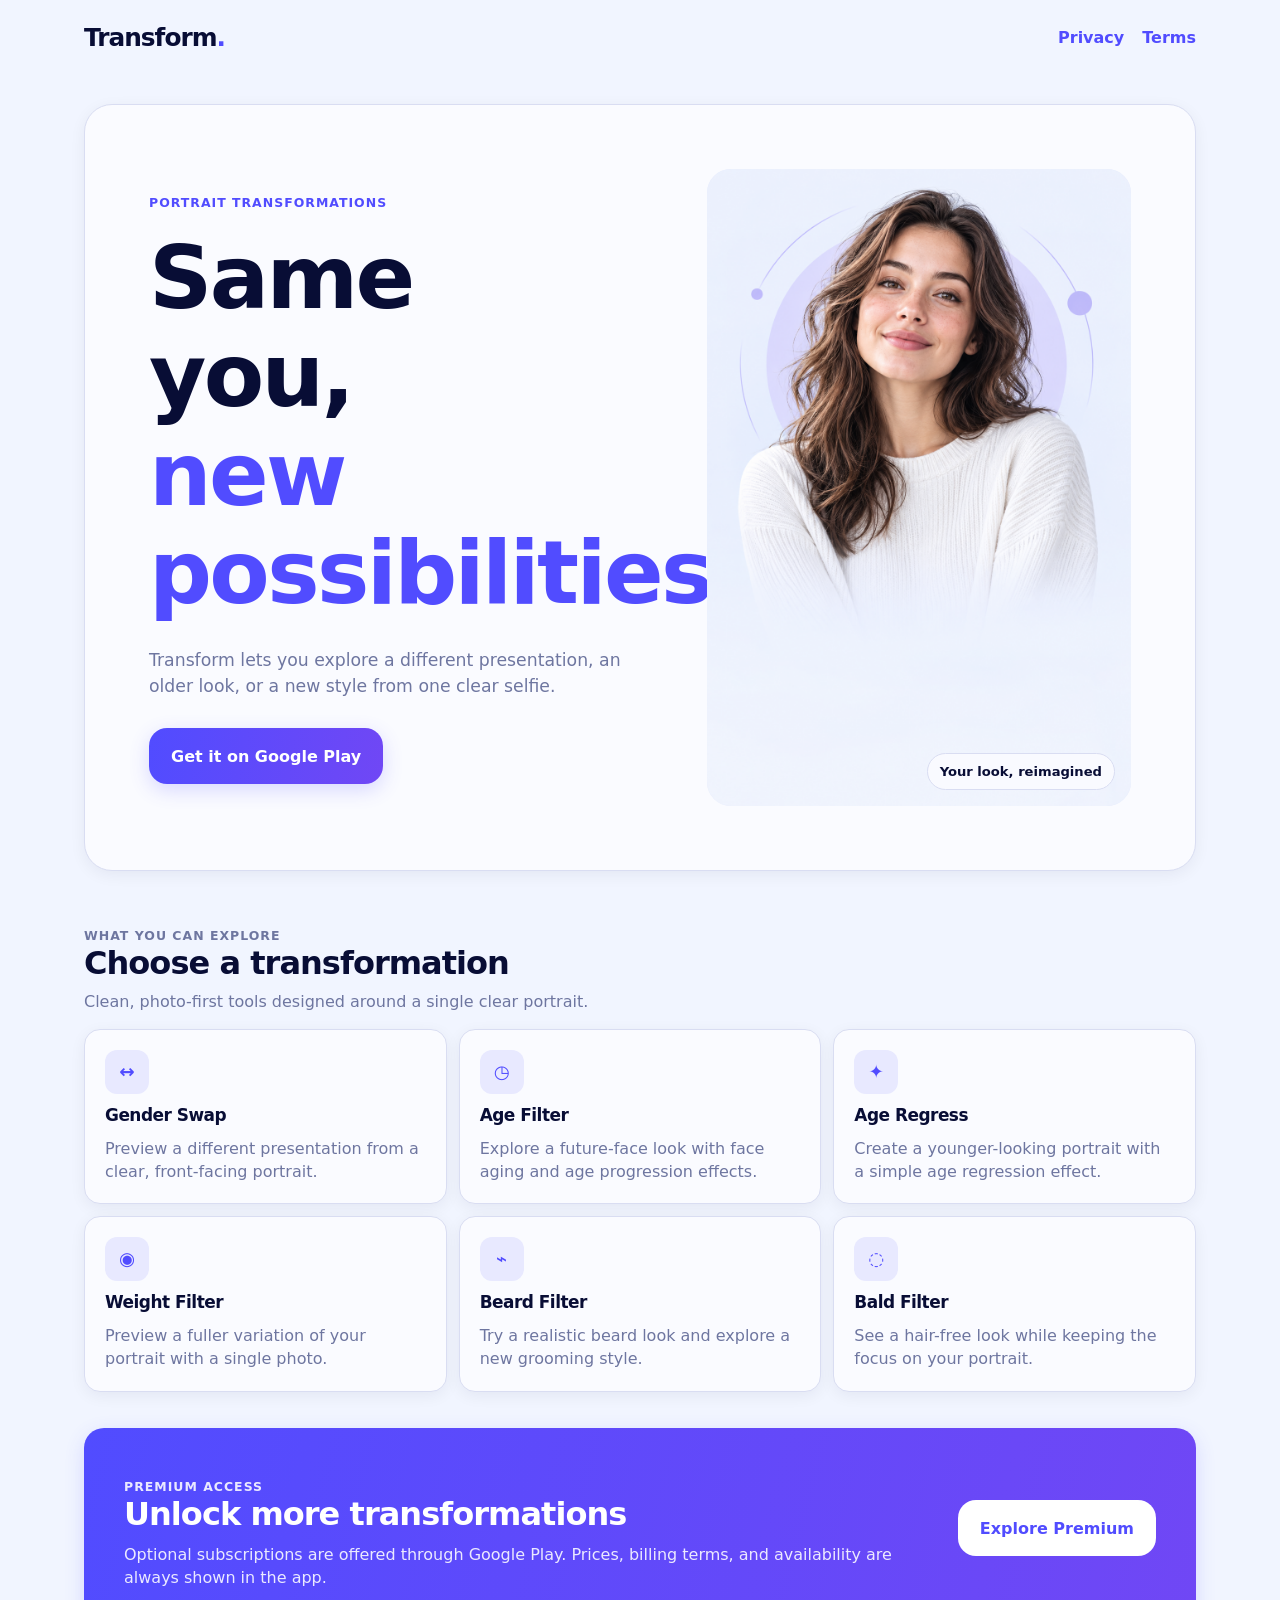
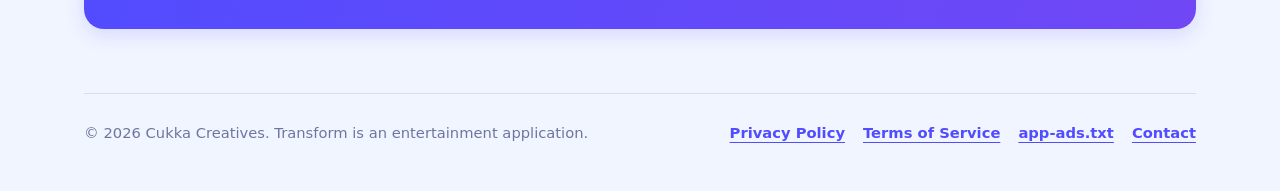
<file: index.html>
<!doctype html>
<html lang="en">
<head>
  <meta charset="utf-8" />
  <meta name="viewport" content="width=device-width, initial-scale=1" />
  <meta name="description" content="Transform — explore portrait transformations, age effects, and new looks from one clear selfie." />
  <title>Transform — Portrait Transformations</title>
  <link rel="stylesheet" href="./styles.css" />
</head>
<body>
  <header class="site-header">
    <a class="brand" href="./" aria-label="Transform home">Transform<span>.</span></a>
    <nav aria-label="Legal">
      <a href="./privacy-policy.html">Privacy</a>
      <a href="./terms-of-service.html">Terms</a>
    </nav>
  </header>

  <main>
    <section class="hero">
      <div class="hero-copy">
        <p class="eyebrow">PORTRAIT TRANSFORMATIONS</p>
        <h1>Same you,<br /><span>new possibilities.</span></h1>
        <p class="lede">
          Transform lets you explore a different presentation, an older look, or a new style from one clear selfie.
        </p>
        <a class="button" href="https://play.google.com/store/apps/details?id=com.cukkacreatives.transform">
          Get it on Google Play
        </a>
      </div>
      <div class="hero-art">
        <img src="./transform-hero.png" alt="A portrait transformed in the Transform app" />
        <span class="photo-badge">Your look, reimagined</span>
      </div>
    </section>

    <section aria-labelledby="features-title">
      <div class="section-heading">
        <p class="eyebrow">WHAT YOU CAN EXPLORE</p>
        <h2 id="features-title">Choose a transformation</h2>
        <p>Clean, photo-first tools designed around a single clear portrait.</p>
      </div>
      <div class="feature-grid" aria-label="Transform features">
        <article>
          <span class="feature-icon" aria-hidden="true">↔</span>
          <h3>Gender Swap</h3>
          <p>Preview a different presentation from a clear, front-facing portrait.</p>
        </article>
        <article>
          <span class="feature-icon" aria-hidden="true">◷</span>
          <h3>Age Filter</h3>
          <p>Explore a future-face look with face aging and age progression effects.</p>
        </article>
        <article>
          <span class="feature-icon" aria-hidden="true">✦</span>
          <h3>Age Regress</h3>
          <p>Create a younger-looking portrait with a simple age regression effect.</p>
        </article>
        <article>
          <span class="feature-icon" aria-hidden="true">◉</span>
          <h3>Weight Filter</h3>
          <p>Preview a fuller variation of your portrait with a single photo.</p>
        </article>
        <article>
          <span class="feature-icon" aria-hidden="true">⌁</span>
          <h3>Beard Filter</h3>
          <p>Try a realistic beard look and explore a new grooming style.</p>
        </article>
        <article>
          <span class="feature-icon" aria-hidden="true">◌</span>
          <h3>Bald Filter</h3>
          <p>See a hair-free look while keeping the focus on your portrait.</p>
        </article>
      </div>
    </section>

    <section class="notice" aria-labelledby="monetization-title">
      <div>
        <p class="eyebrow">PREMIUM ACCESS</p>
        <h2 id="monetization-title">Unlock more transformations</h2>
        <p>
          Optional subscriptions are offered through Google Play. Prices, billing terms, and availability are always
          shown in the app.
        </p>
      </div>
      <a class="button" href="https://play.google.com/store/apps/details?id=com.cukkacreatives.transform">Explore Premium</a>
    </section>
  </main>

  <footer>
    <p>© 2026 Cukka Creatives. Transform is an entertainment application.</p>
    <div>
      <a href="./privacy-policy.html">Privacy Policy</a>
      <a href="./terms-of-service.html">Terms of Service</a>
      <a href="./app-ads.txt">app-ads.txt</a>
      <a href="mailto:cukkacreatives@gmail.com">Contact</a>
    </div>
  </footer>
</body>
</html>
</file>
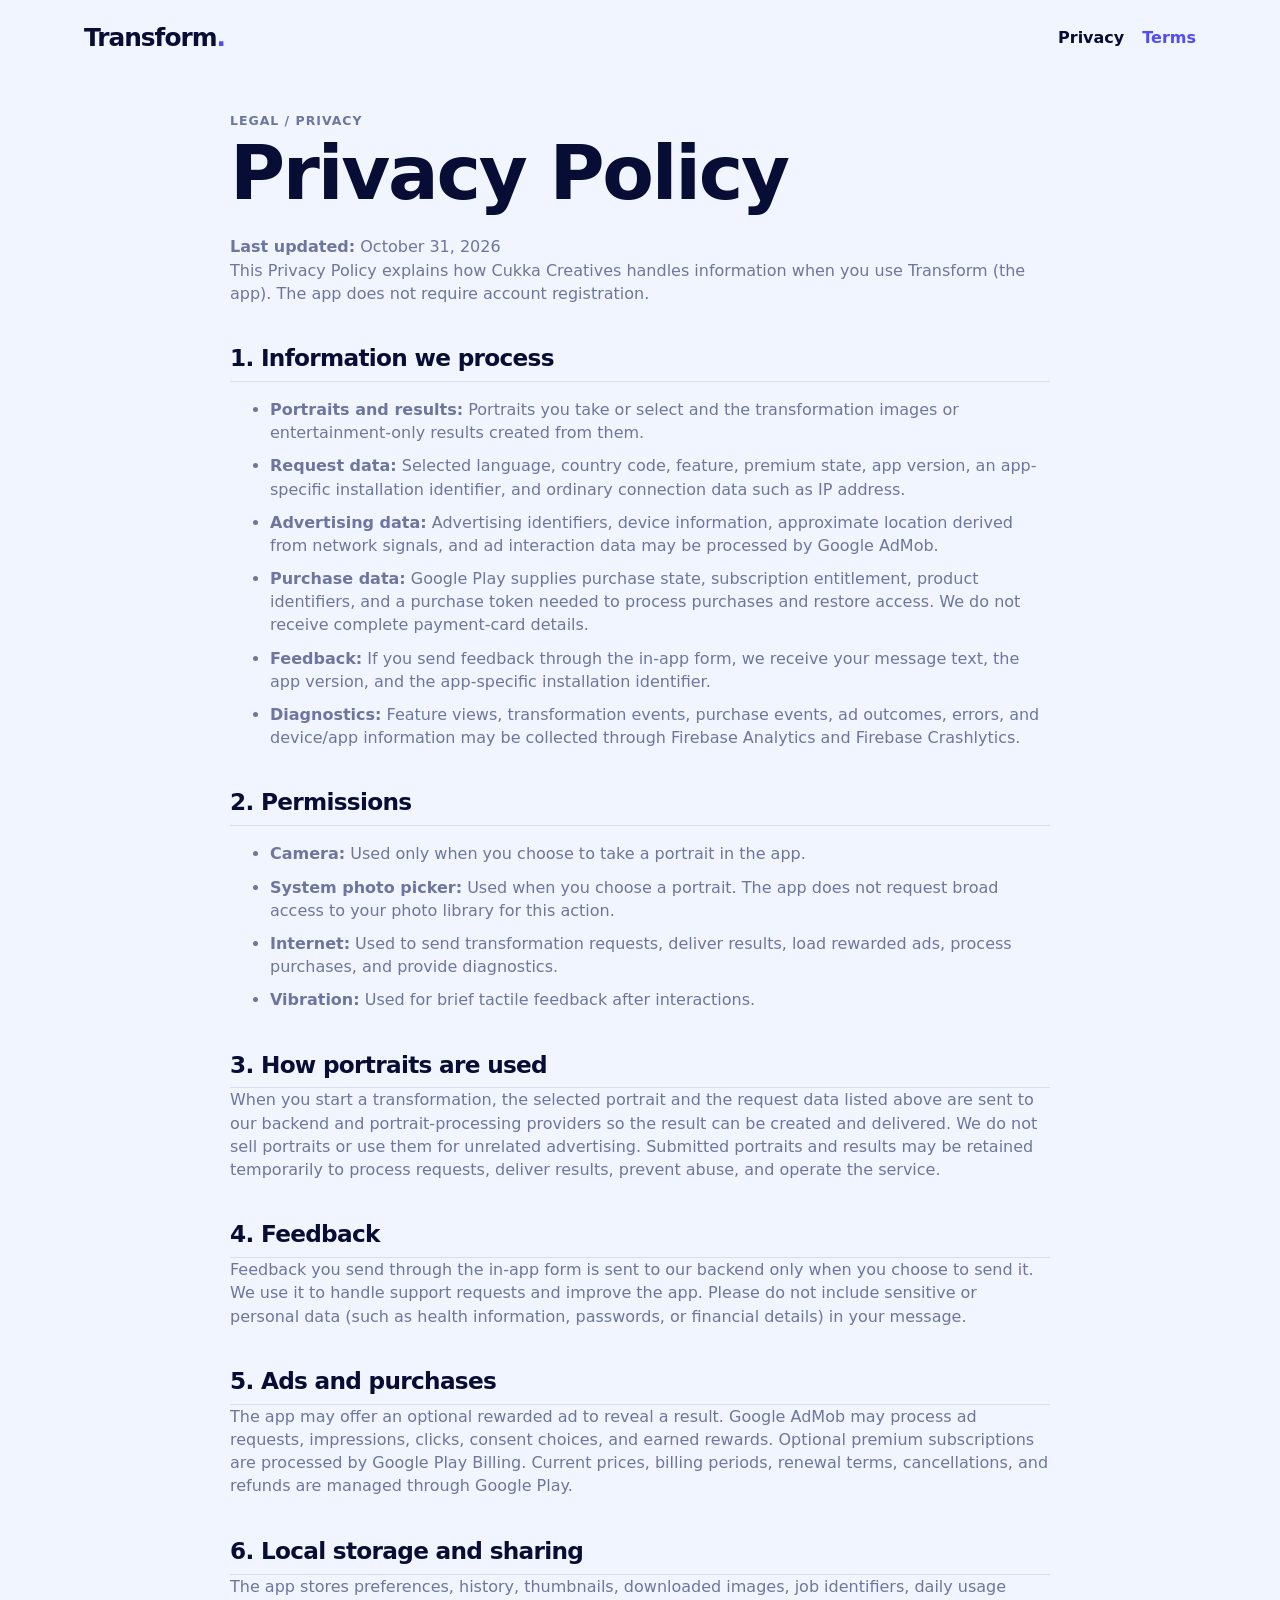
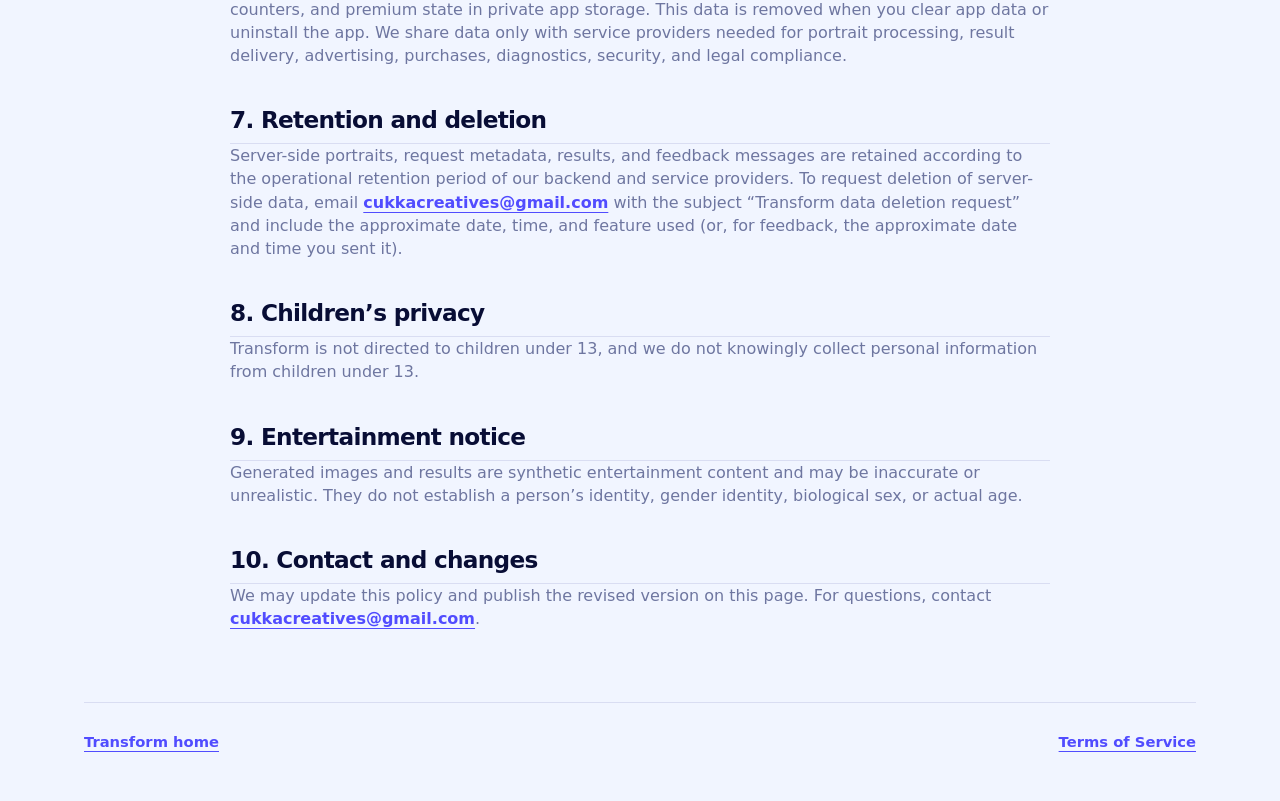
<file: privacy-policy.html>
<!doctype html>
<html lang="en">
<head>
  <meta charset="utf-8" />
  <meta name="viewport" content="width=device-width, initial-scale=1" />
  <meta name="description" content="Transform privacy policy." />
  <title>Transform — Privacy Policy</title>
  <link rel="stylesheet" href="./styles.css" />
</head>
<body>
  <header class="site-header">
    <a class="brand" href="./" aria-label="Transform home">Transform<span>.</span></a>
    <nav aria-label="Legal"><a aria-current="page" href="./privacy-policy.html">Privacy</a><a href="./terms-of-service.html">Terms</a></nav>
  </header>

  <main class="legal">
    <p class="eyebrow">LEGAL / PRIVACY</p>
    <h1>Privacy Policy</h1>
    <p><strong>Last updated:</strong> October 31, 2026</p>
    <p>This Privacy Policy explains how Cukka Creatives handles information when you use Transform (the app). The app does not require account registration.</p>

    <h2>1. Information we process</h2>
    <ul>
      <li><strong>Portraits and results:</strong> Portraits you take or select and the transformation images or entertainment-only results created from them.</li>
      <li><strong>Request data:</strong> Selected language, country code, feature, premium state, app version, an app-specific installation identifier, and ordinary connection data such as IP address.</li>
      <li><strong>Advertising data:</strong> Advertising identifiers, device information, approximate location derived from network signals, and ad interaction data may be processed by Google AdMob.</li>
      <li><strong>Purchase data:</strong> Google Play supplies purchase state, subscription entitlement, product identifiers, and a purchase token needed to process purchases and restore access. We do not receive complete payment-card details.</li>
      <li><strong>Feedback:</strong> If you send feedback through the in-app form, we receive your message text, the app version, and the app-specific installation identifier.</li>
      <li><strong>Diagnostics:</strong> Feature views, transformation events, purchase events, ad outcomes, errors, and device/app information may be collected through Firebase Analytics and Firebase Crashlytics.</li>
    </ul>

    <h2>2. Permissions</h2>
    <ul>
      <li><strong>Camera:</strong> Used only when you choose to take a portrait in the app.</li>
      <li><strong>System photo picker:</strong> Used when you choose a portrait. The app does not request broad access to your photo library for this action.</li>
      <li><strong>Internet:</strong> Used to send transformation requests, deliver results, load rewarded ads, process purchases, and provide diagnostics.</li>
      <li><strong>Vibration:</strong> Used for brief tactile feedback after interactions.</li>
    </ul>

    <h2>3. How portraits are used</h2>
    <p>When you start a transformation, the selected portrait and the request data listed above are sent to our backend and portrait-processing providers so the result can be created and delivered. We do not sell portraits or use them for unrelated advertising. Submitted portraits and results may be retained temporarily to process requests, deliver results, prevent abuse, and operate the service.</p>

    <h2>4. Feedback</h2>
    <p>Feedback you send through the in-app form is sent to our backend only when you choose to send it. We use it to handle support requests and improve the app. Please do not include sensitive or personal data (such as health information, passwords, or financial details) in your message.</p>

    <h2>5. Ads and purchases</h2>
    <p>The app may offer an optional rewarded ad to reveal a result. Google AdMob may process ad requests, impressions, clicks, consent choices, and earned rewards. Optional premium subscriptions are processed by Google Play Billing. Current prices, billing periods, renewal terms, cancellations, and refunds are managed through Google Play.</p>

    <h2>6. Local storage and sharing</h2>
    <p>The app stores preferences, history, thumbnails, downloaded images, job identifiers, daily usage counters, and premium state in private app storage. This data is removed when you clear app data or uninstall the app. We share data only with service providers needed for portrait processing, result delivery, advertising, purchases, diagnostics, security, and legal compliance.</p>

    <h2>7. Retention and deletion</h2>
    <p>Server-side portraits, request metadata, results, and feedback messages are retained according to the operational retention period of our backend and service providers. To request deletion of server-side data, email <a href="mailto:cukkacreatives@gmail.com">cukkacreatives@gmail.com</a> with the subject “Transform data deletion request” and include the approximate date, time, and feature used (or, for feedback, the approximate date and time you sent it).</p>

    <h2>8. Children’s privacy</h2>
    <p>Transform is not directed to children under 13, and we do not knowingly collect personal information from children under 13.</p>

    <h2>9. Entertainment notice</h2>
    <p>Generated images and results are synthetic entertainment content and may be inaccurate or unrealistic. They do not establish a person’s identity, gender identity, biological sex, or actual age.</p>

    <h2>10. Contact and changes</h2>
    <p>We may update this policy and publish the revised version on this page. For questions, contact <a href="mailto:cukkacreatives@gmail.com">cukkacreatives@gmail.com</a>.</p>
  </main>

  <footer><a href="./">Transform home</a><a href="./terms-of-service.html">Terms of Service</a></footer>
</body>
</html>
</file>
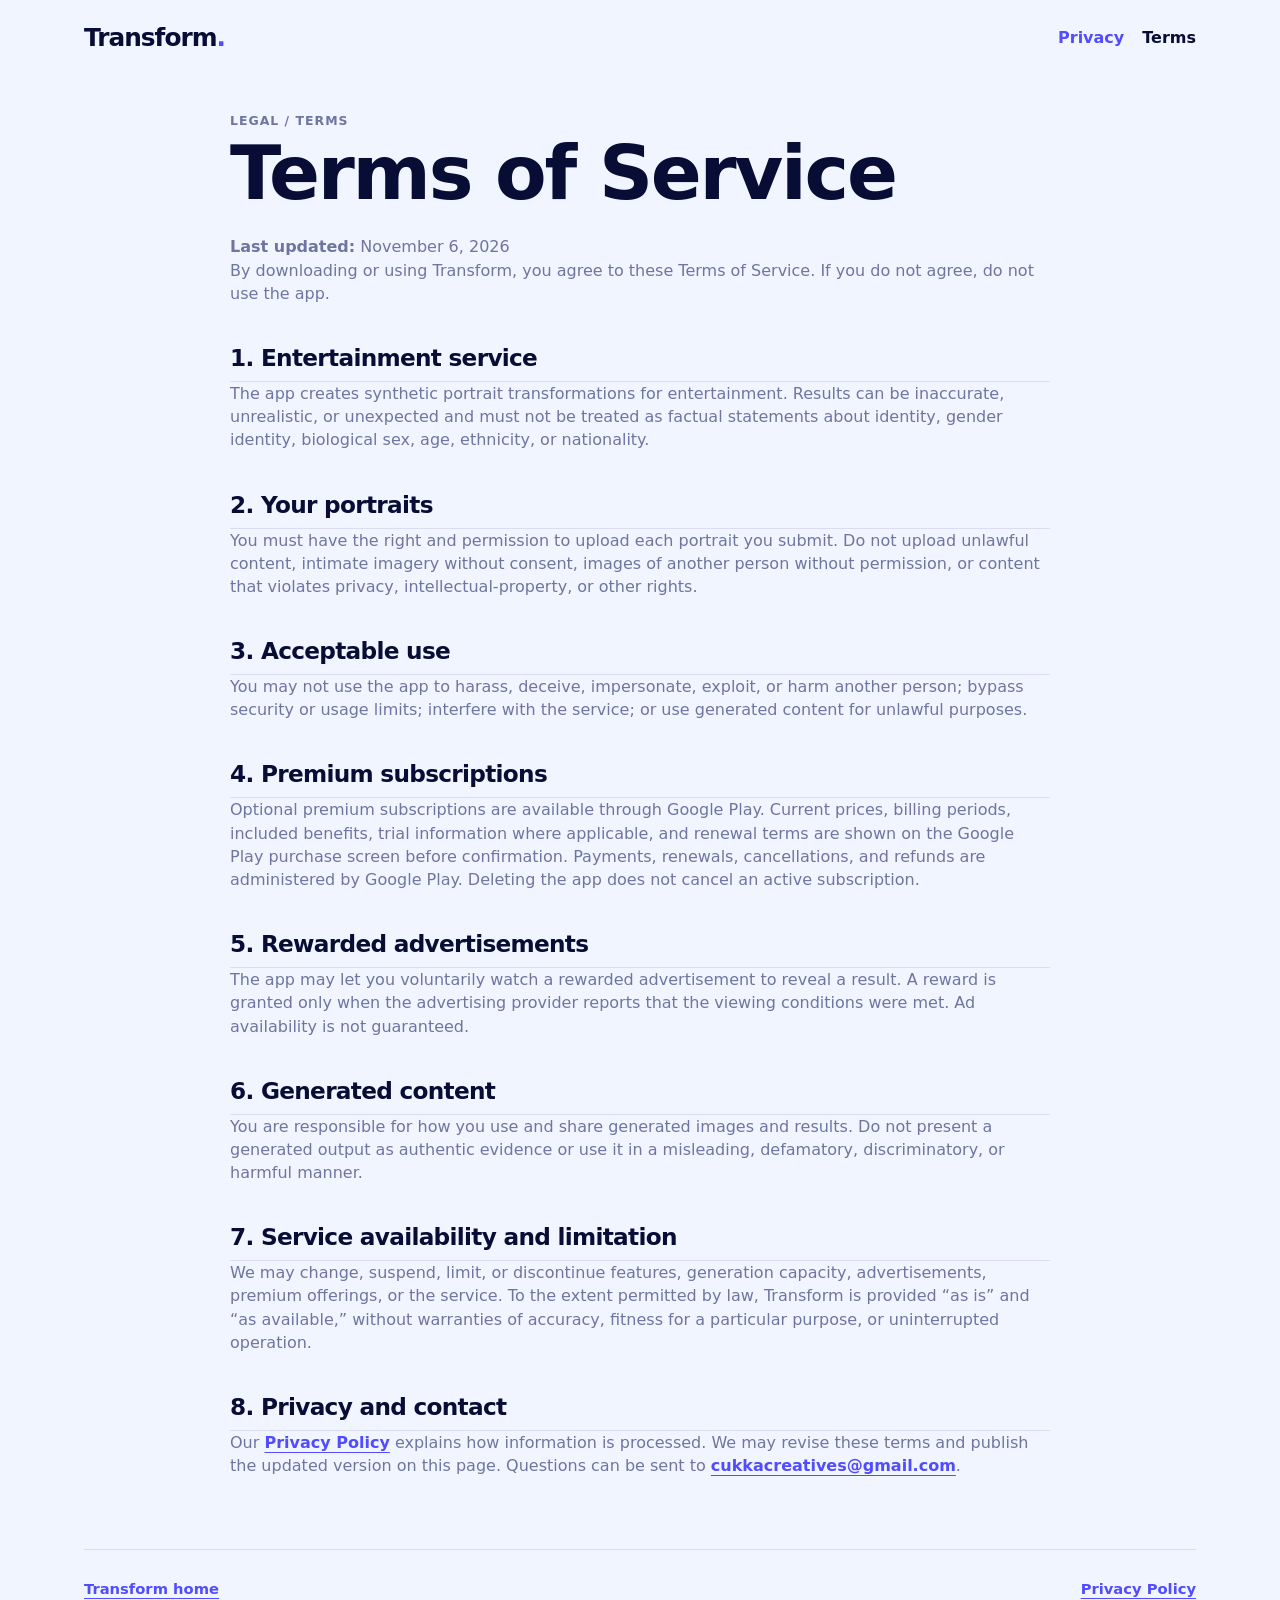
<file: terms-of-service.html>
<!doctype html>
<html lang="en">
<head>
  <meta charset="utf-8" />
  <meta name="viewport" content="width=device-width, initial-scale=1" />
  <meta name="description" content="Transform terms of service." />
  <title>Transform — Terms of Service</title>
  <link rel="stylesheet" href="./styles.css" />
</head>
<body>
  <header class="site-header">
    <a class="brand" href="./" aria-label="Transform home">Transform<span>.</span></a>
    <nav aria-label="Legal"><a href="./privacy-policy.html">Privacy</a><a aria-current="page" href="./terms-of-service.html">Terms</a></nav>
  </header>

  <main class="legal">
    <p class="eyebrow">LEGAL / TERMS</p>
    <h1>Terms of Service</h1>
    <p><strong>Last updated:</strong> November 6, 2026</p>
    <p>By downloading or using Transform, you agree to these Terms of Service. If you do not agree, do not use the app.</p>

    <h2>1. Entertainment service</h2>
    <p>The app creates synthetic portrait transformations for entertainment. Results can be inaccurate, unrealistic, or unexpected and must not be treated as factual statements about identity, gender identity, biological sex, age, ethnicity, or nationality.</p>

    <h2>2. Your portraits</h2>
    <p>You must have the right and permission to upload each portrait you submit. Do not upload unlawful content, intimate imagery without consent, images of another person without permission, or content that violates privacy, intellectual-property, or other rights.</p>

    <h2>3. Acceptable use</h2>
    <p>You may not use the app to harass, deceive, impersonate, exploit, or harm another person; bypass security or usage limits; interfere with the service; or use generated content for unlawful purposes.</p>

    <h2>4. Premium subscriptions</h2>
    <p>Optional premium subscriptions are available through Google Play. Current prices, billing periods, included benefits, trial information where applicable, and renewal terms are shown on the Google Play purchase screen before confirmation. Payments, renewals, cancellations, and refunds are administered by Google Play. Deleting the app does not cancel an active subscription.</p>

    <h2>5. Rewarded advertisements</h2>
    <p>The app may let you voluntarily watch a rewarded advertisement to reveal a result. A reward is granted only when the advertising provider reports that the viewing conditions were met. Ad availability is not guaranteed.</p>

    <h2>6. Generated content</h2>
    <p>You are responsible for how you use and share generated images and results. Do not present a generated output as authentic evidence or use it in a misleading, defamatory, discriminatory, or harmful manner.</p>

    <h2>7. Service availability and limitation</h2>
    <p>We may change, suspend, limit, or discontinue features, generation capacity, advertisements, premium offerings, or the service. To the extent permitted by law, Transform is provided “as is” and “as available,” without warranties of accuracy, fitness for a particular purpose, or uninterrupted operation.</p>

    <h2>8. Privacy and contact</h2>
    <p>Our <a href="./privacy-policy.html">Privacy Policy</a> explains how information is processed. We may revise these terms and publish the updated version on this page. Questions can be sent to <a href="mailto:cukkacreatives@gmail.com">cukkacreatives@gmail.com</a>.</p>
  </main>

  <footer><a href="./">Transform home</a><a href="./privacy-policy.html">Privacy Policy</a></footer>
</body>
</html>
</file>
<file: styles.css>
:root {
  color-scheme: light;
  --background: #f1f5ff;
  --surface: #fafbff;
  --surface-soft: #e8edff;
  --primary-soft: #e8e9ff;
  --primary: #514cff;
  --primary-dark: #4038e8;
  --premium: #7047f5;
  --ink: #080d35;
  --muted: #6e76a0;
  --disabled: #a7acc8;
  --line: #d9ddf2;
  --white: #ffffff;
  --card-shadow: 0 4px 16px rgb(8 13 53 / 6%);
}

* { box-sizing: border-box; }
html { background: var(--background); }
body {
  min-width: 320px;
  min-height: 100vh;
  max-width: 1160px;
  margin: 0 auto;
  padding: 0 24px;
  color: var(--ink);
  background: var(--background);
  font-family: Inter, ui-sans-serif, system-ui, -apple-system, BlinkMacSystemFont, "Segoe UI", sans-serif;
  line-height: 1.45;
}

a { color: var(--primary); font-weight: 600; text-underline-offset: 4px; }
a:focus-visible, .button:focus-visible { outline: 3px solid var(--premium); outline-offset: 4px; }

.site-header, footer {
  display: flex;
  align-items: center;
  justify-content: space-between;
  gap: 24px;
}

.site-header { min-height: 76px; }
.brand {
  color: var(--ink);
  font-size: 1.55rem;
  font-weight: 700;
  letter-spacing: -.04em;
  text-decoration: none;
}
.brand span { color: var(--primary); }
nav, footer div { display: flex; flex-wrap: wrap; gap: 18px; }
nav a { text-decoration: none; }
nav a[aria-current="page"] { color: var(--ink); }

main { padding: 28px 0 64px; }
.hero {
  display: grid;
  grid-template-columns: minmax(0, 1fr) minmax(290px, .86fr);
  align-items: center;
  gap: clamp(28px, 5vw, 72px);
  min-height: 470px;
  padding: clamp(28px, 5vw, 64px);
  border: 1px solid var(--line);
  border-radius: 28px;
  background: var(--surface);
  box-shadow: var(--card-shadow);
}
.hero-copy { max-width: 590px; }
.eyebrow {
  display: inline-block;
  margin: 0 0 16px;
  color: var(--primary);
  font-size: .78rem;
  font-weight: 600;
  letter-spacing: .08em;
}
h1, h2, h3 { color: var(--ink); line-height: 1.12; letter-spacing: -.03em; }
h1 { margin: 0; font-size: clamp(2.8rem, 7vw, 5.5rem); }
h1 span { color: var(--primary); }
h2 { margin: 0; font-size: clamp(1.5rem, 3vw, 2rem); }
h3 { margin: 0; font-size: 1.06rem; }
.lede { margin: 24px 0 28px; color: var(--muted); font-size: 1.08rem; line-height: 1.55; }
.button {
  display: inline-flex;
  align-items: center;
  justify-content: center;
  min-height: 56px;
  padding: 0 22px;
  border: 0;
  border-radius: 18px;
  color: var(--white);
  background: linear-gradient(100deg, var(--primary), var(--premium));
  box-shadow: 0 6px 20px rgb(81 76 255 / 20%);
  text-decoration: none;
}
.button:hover { filter: brightness(1.04); }

.hero-art {
  position: relative;
  overflow: hidden;
  min-height: 350px;
  border-radius: 24px;
  background: var(--surface-soft);
}
.hero-art img {
  display: block;
  width: 100%;
  height: 100%;
  min-height: 350px;
  object-fit: cover;
  object-position: center 22%;
}
.photo-badge {
  position: absolute;
  right: 16px;
  bottom: 16px;
  padding: 8px 12px;
  border: 1px solid var(--line);
  border-radius: 999px;
  color: var(--ink);
  background: rgb(250 251 255 / 94%);
  font-size: .82rem;
  font-weight: 600;
}

.section-heading { margin: 48px 0 16px; }
.section-heading p { margin: 8px 0 0; color: var(--muted); }
.feature-grid { display: grid; grid-template-columns: repeat(3, minmax(0, 1fr)); gap: 12px; }
.feature-grid article {
  display: flex;
  min-height: 168px;
  flex-direction: column;
  gap: 12px;
  padding: 20px;
  border: 1px solid var(--line);
  border-radius: 16px;
  background: var(--surface);
  box-shadow: var(--card-shadow);
}
.feature-icon {
  display: grid;
  width: 44px;
  height: 44px;
  place-items: center;
  border-radius: 12px;
  color: var(--primary);
  background: var(--primary-soft);
  font-size: 1.15rem;
  font-weight: 700;
}
.feature-grid p, .notice p, .legal p, .legal li { margin: 0; color: var(--muted); }

.notice {
  display: grid;
  grid-template-columns: minmax(0, 1fr) auto;
  align-items: center;
  gap: 24px;
  margin-top: 36px;
  padding: clamp(24px, 4vw, 40px);
  border-radius: 20px;
  color: var(--white);
  background: linear-gradient(105deg, var(--primary), var(--premium));
  box-shadow: 0 6px 20px rgb(81 76 255 / 16%);
}
.notice h2 { color: var(--white); }
.notice p { margin-top: 10px; color: rgb(255 255 255 / 88%); }
.notice .button { color: var(--primary); background: var(--white); box-shadow: none; white-space: nowrap; }

.legal { max-width: 820px; margin: 0 auto; padding: 32px 0 72px; }
.legal h1 { margin-bottom: 20px; font-size: clamp(2.8rem, 7vw, 4.7rem); }
.legal h2 { margin-top: 40px; padding-bottom: 10px; border-bottom: 1px solid var(--line); font-size: 1.45rem; }
.legal li + li { margin-top: 10px; }

footer { padding: 28px 0 48px; border-top: 1px solid var(--line); color: var(--muted); font-size: .92rem; }
footer p { margin: 0; }

@media (max-width: 820px) {
  .hero { grid-template-columns: 1fr; }
  .hero-art { min-height: 290px; }
  .hero-art img { min-height: 290px; object-position: center 28%; }
  .feature-grid { grid-template-columns: repeat(2, minmax(0, 1fr)); }
}

@media (max-width: 560px) {
  body { padding: 0 16px; }
  .site-header, footer { align-items: flex-start; flex-direction: column; padding: 20px 0; }
  main { padding: 16px 0 48px; }
  .hero { padding: 28px; border-radius: 20px; }
  .feature-grid { grid-template-columns: 1fr; }
  .notice { grid-template-columns: 1fr; }
  .notice .button { width: 100%; }
}
</file>
